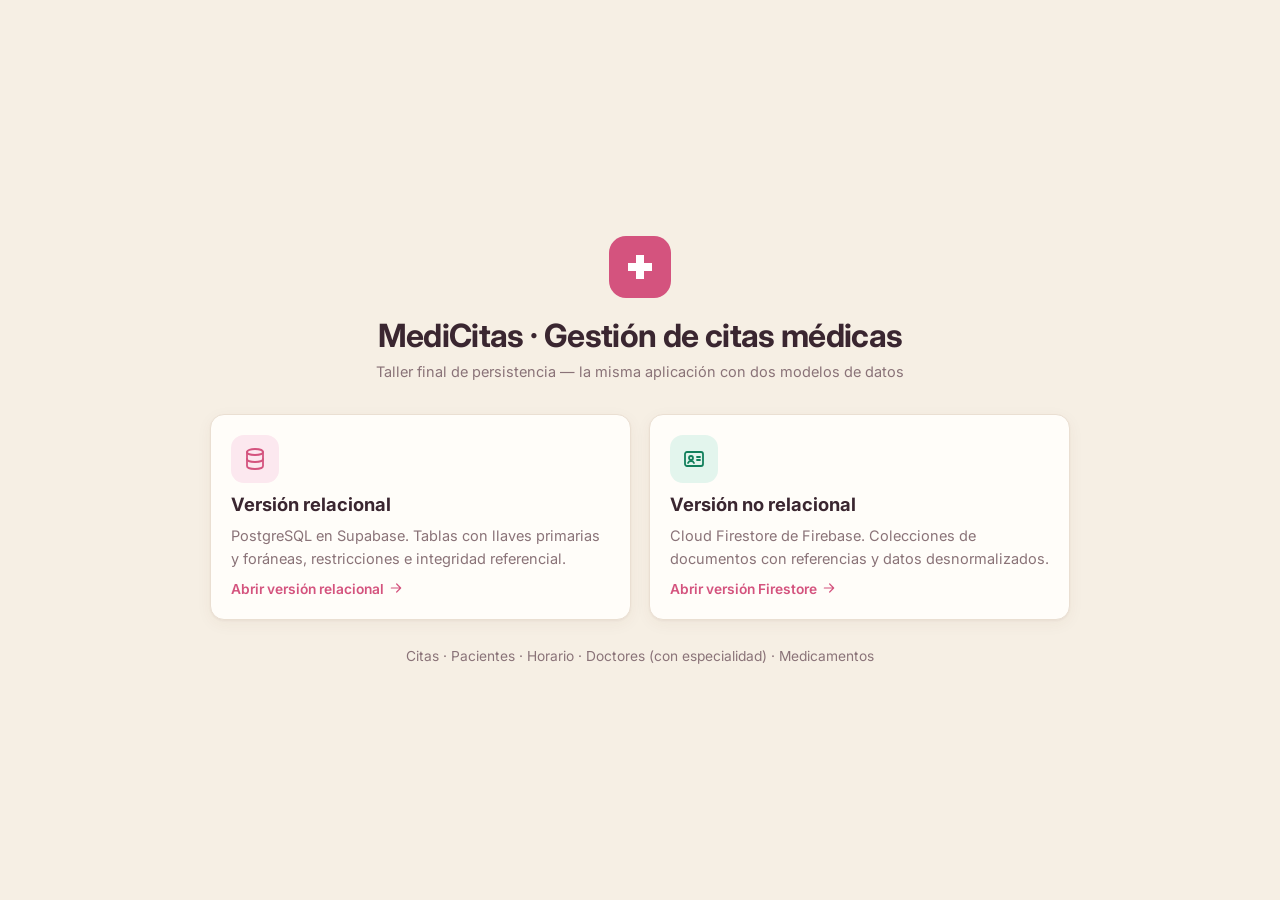
<file: index.html>
<!doctype html>
<html lang="es">
<head>
  <meta charset="utf-8">
  <meta name="viewport" content="width=device-width, initial-scale=1">
  <title>MediCitas · Gestión de citas médicas</title>
  <link rel="preconnect" href="https://fonts.googleapis.com"><link rel="stylesheet" href="https://fonts.googleapis.com/css2?family=Inter:wght@400;500;600;700&display=swap">
  <link rel="stylesheet" href="/comun/styles.css">
</head>
<body>
  <div class="portada"><div class="portada-caja">
    <div class="marca-logo" data-ico="cruz"></div>
    <h1>MediCitas · Gestión de citas médicas</h1>
    <p class="sub">Taller final de persistencia — la misma aplicación con dos modelos de datos</p>
    <div class="versiones">
      <a class="panel version" href="/relacional/">
        <div class="titulo-icono" data-ico="baseDatos"></div>
        <h2>Versión relacional</h2>
        <p>PostgreSQL en Supabase. Tablas con llaves primarias y foráneas, restricciones e integridad referencial.</p>
        <span class="enlace">Abrir versión relacional <span data-ico="flecha"></span></span>
      </a>
      <a class="panel version" href="/firestore/">
        <div class="titulo-icono verde" data-ico="documento"></div>
        <h2>Versión no relacional</h2>
        <p>Cloud Firestore de Firebase. Colecciones de documentos con referencias y datos desnormalizados.</p>
        <span class="enlace">Abrir versión Firestore <span data-ico="flecha"></span></span>
      </a>
    </div>
    <p class="pie">Citas · Pacientes · Horario · Doctores (con especialidad) · Medicamentos</p>
  </div></div>
  <script type="module">
    import { icono } from '/comun/iconos.js';
    document.querySelectorAll('[data-ico]').forEach(e => { e.innerHTML = icono(e.dataset.ico); });
  </script>
</body>
</html>
</file>
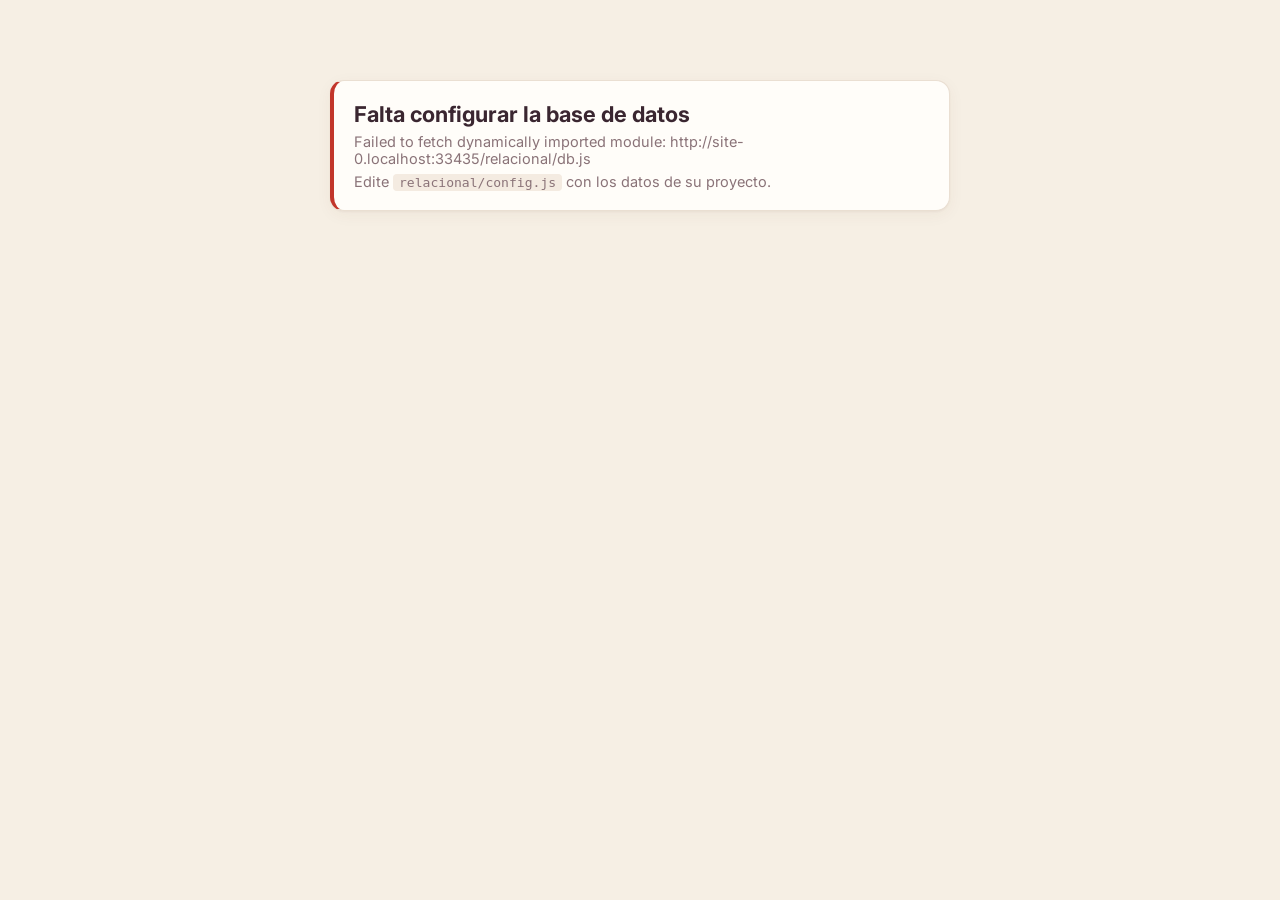
<file: relacional/index.html>
<!doctype html>
<html lang="es">
<head>
  <meta charset="utf-8">
  <meta name="viewport" content="width=device-width, initial-scale=1">
  <title>Citas médicas · Relacional</title>
  <link rel="preconnect" href="https://fonts.googleapis.com"><link rel="stylesheet" href="https://fonts.googleapis.com/css2?family=Inter:wght@400;500;600;700&display=swap">
  <link rel="stylesheet" href="/comun/styles.css">
</head>
<body>
  <div id="app"><p class="cargando">Conectando con la base de datos…</p></div>
  <script type="module">
    try {
      const { db } = await import('/relacional/db.js');
      const { iniciarApp } = await import('/comun/app.js');
      iniciarApp(db, { version: 'Relacional', motor: 'PostgreSQL (Supabase)', otra: '/firestore/', otraNombre: 'Firestore' });
    } catch (e) {
      document.getElementById('app').innerHTML =
        '<div class="panel error-config"><div><h2>Falta configurar la base de datos</h2><p>' + e.message +
        '</p><p>Edite <code>relacional/config.js</code> con los datos de su proyecto.</p></div></div>';
    }
  </script>
</body>
</html>
</file>
<file: comun/styles.css>
:root {
  --fondo: #f6efe4; --panel: #fffdf9; --texto: #3a2630; --suave: #8a7378; --borde: #eadfd2; --linea: #f2e9de;
  --azul: #d4537e; --azul-osc: #a93a62; --azul-claro: #fce8ef;
  --verde: #12805c; --verde-claro: #e3f5ed; --rojo: #c2362b; --rojo-claro: #fdecea;
  --ambar: #b26b00; --ambar-claro: #fff4e0; --morado: #6247c7; --morado-claro: #efebfd;
  --radio: 14px; --sombra: 0 1px 2px rgba(90, 50, 40, .05), 0 4px 16px rgba(90, 50, 40, .05);
}
* { box-sizing: border-box; }
body { margin: 0; font-family: "Inter", system-ui, -apple-system, "Segoe UI", Roboto, sans-serif; background: var(--fondo); color: var(--texto); font-size: 14.5px; -webkit-font-smoothing: antialiased; }
h1, h2, p { margin: 0; }
button { font: inherit; color: inherit; }
code { background: #f4ebe1; padding: 1px 6px; border-radius: 4px; font-size: .9em; }
.ico { width: 20px; height: 20px; flex-shrink: 0; }
.cargando { text-align: center; color: var(--suave); padding: 80px 0; }

/* ---------- Estructura ---------- */
.layout { display: grid; grid-template-columns: 252px minmax(0, 1fr); min-height: 100vh; }
.sidebar { background: var(--panel); border-right: 1px solid var(--borde); padding: 22px 16px; display: flex; flex-direction: column; position: sticky; top: 0; height: 100vh; }
.marca { display: flex; align-items: center; gap: 12px; padding: 0 8px 22px; border-bottom: 1px solid var(--linea); margin-bottom: 16px; }
.marca-logo { width: 42px; height: 42px; border-radius: 12px; background: var(--azul); color: #fff; display: grid; place-items: center; }
.marca-logo .ico { width: 22px; height: 22px; fill: #fff; stroke: none; }
.marca strong { display: block; font-size: 1.08rem; letter-spacing: -.01em; }
.marca span { font-size: .8rem; color: var(--suave); }
.menu { display: flex; flex-direction: column; gap: 3px; }
.menu button { display: flex; align-items: center; gap: 12px; width: 100%; padding: 10px 12px; border: 0; background: none; border-radius: 10px; cursor: pointer; color: #6b525a; text-align: left; position: relative; }
.menu button:hover { background: #fbf3ec; color: var(--texto); }
.menu button.activo { background: var(--azul-claro); color: var(--azul-osc); font-weight: 600; }
.menu button.activo::before { content: ""; position: absolute; left: -16px; top: 8px; bottom: 8px; width: 3px; border-radius: 0 3px 3px 0; background: var(--azul); }
.menu button span { flex: 1; }
.menu em { font-style: normal; font-size: .76rem; background: #f4ebe1; color: var(--suave); padding: 1px 8px; border-radius: 999px; font-weight: 500; }
.menu button.activo em { background: #fff; color: var(--azul-osc); }
.sidebar-pie { margin-top: auto; display: flex; flex-direction: column; gap: 8px; }
.bd { display: flex; gap: 10px; align-items: flex-start; background: #faf4ec; border: 1px solid var(--linea); border-radius: 12px; padding: 12px; color: var(--azul); }
.bd small { display: block; color: var(--suave); font-size: .72rem; text-transform: uppercase; letter-spacing: .05em; }
.bd strong { display: block; color: var(--texto); font-size: .9rem; }
.bd span { font-size: .78rem; color: var(--suave); }
.cambiar { display: flex; align-items: center; gap: 8px; justify-content: center; font-size: .84rem; color: var(--azul); text-decoration: none; padding: 9px; border-radius: 10px; border: 1px dashed #f0c3d3; }
.cambiar:hover { background: var(--azul-claro); }
.cambiar .ico { width: 17px; height: 17px; }

.contenido { padding: 30px 36px 48px; max-width: 1240px; width: 100%; }
.encabezado { display: flex; justify-content: space-between; align-items: center; gap: 16px; margin-bottom: 24px; flex-wrap: wrap; }
.titulo { display: flex; align-items: center; gap: 14px; }
.titulo-icono { width: 48px; height: 48px; border-radius: 13px; background: var(--azul-claro); color: var(--azul); display: grid; place-items: center; }
.titulo-icono .ico { width: 24px; height: 24px; }
.titulo-icono.pequeno { width: 40px; height: 40px; border-radius: 11px; }
.titulo-icono.pequeno .ico { width: 20px; height: 20px; }
.titulo h1 { font-size: 1.5rem; letter-spacing: -.02em; }
.titulo p { color: var(--suave); margin-top: 3px; }

/* ---------- Botones ---------- */
.btn { display: inline-flex; align-items: center; gap: 8px; border: 1px solid transparent; border-radius: 10px; padding: 10px 16px; font-weight: 600; cursor: pointer; text-decoration: none; white-space: nowrap; }
.btn .ico { width: 18px; height: 18px; }
.btn.primario { background: var(--azul); color: #fff; box-shadow: 0 1px 2px rgba(212, 83, 126, .3); }
.btn.primario:hover { background: var(--azul-osc); }
.btn.secundario { background: #fff; border-color: var(--borde); color: var(--texto); }
.btn.secundario:hover { background: #faf4ec; }
.btn:disabled { opacity: .6; cursor: wait; }
.icono-btn { width: 34px; height: 34px; display: inline-grid; place-items: center; border: 1px solid transparent; background: none; border-radius: 9px; cursor: pointer; color: var(--suave); }
.icono-btn .ico { width: 18px; height: 18px; }
.icono-btn:hover { background: #fbeef2; color: var(--azul); }
.icono-btn.peligro:hover { background: var(--rojo-claro); color: var(--rojo); }
.icono-btn.ok { color: var(--azul); }
.icono-btn.ok:hover { background: var(--azul-claro); }
.enlace { display: inline-flex; align-items: center; gap: 4px; background: none; border: 0; color: var(--azul); font-weight: 600; font-size: .86rem; cursor: pointer; }
.enlace .ico { width: 16px; height: 16px; }

/* ---------- Paneles ---------- */
.panel { background: var(--panel); border: 1px solid var(--borde); border-radius: var(--radio); box-shadow: var(--sombra); padding: 20px; }
.panel-cabeza { display: flex; justify-content: space-between; align-items: center; margin-bottom: 12px; }
.panel-cabeza h2 { font-size: 1rem; }
.bienvenida { display: flex; align-items: center; gap: 14px; margin-bottom: 20px; background: linear-gradient(0deg, var(--azul-claro), var(--azul-claro)); border-color: #f5cddb; }
.bienvenida > .ico { color: var(--azul); width: 26px; height: 26px; }
.bienvenida div { flex: 1; }
.bienvenida p { color: var(--suave); margin-top: 2px; }

.stats { display: grid; grid-template-columns: repeat(4, 1fr); gap: 16px; margin-bottom: 20px; }
.stat { display: flex; align-items: center; gap: 14px; background: var(--panel); border: 1px solid var(--borde); border-radius: var(--radio); padding: 18px; box-shadow: var(--sombra); cursor: pointer; text-align: left; transition: .15s; }
.stat:hover { border-color: #f0c3d3; transform: translateY(-1px); }
.stat-icono { width: 46px; height: 46px; border-radius: 12px; display: grid; place-items: center; }
.stat b { display: block; font-size: 1.6rem; line-height: 1.1; letter-spacing: -.02em; }
.stat span { color: var(--suave); font-size: .86rem; }
.stat.azul .stat-icono { background: var(--azul-claro); color: var(--azul); }
.stat.verde .stat-icono { background: var(--verde-claro); color: var(--verde); }
.stat.morado .stat-icono { background: var(--morado-claro); color: var(--morado); }
.stat.ambar .stat-icono { background: var(--ambar-claro); color: var(--ambar); }
.inicio-grid { display: grid; grid-template-columns: 1.6fr 1fr; gap: 16px; align-items: start; }

.lista { list-style: none; margin: 0; padding: 0; }
.lista li { display: flex; align-items: center; gap: 14px; padding: 12px 4px; border-top: 1px solid var(--linea); }
.lista li:first-child { border-top: 0; }
.lista-info { flex: 1; min-width: 0; }
.lista-info strong { display: block; }
.lista-info small { color: var(--suave); }
.hora { display: inline-flex; align-items: center; gap: 6px; font-weight: 600; color: var(--azul-osc); background: var(--azul-claro); padding: 5px 10px; border-radius: 8px; font-size: .86rem; }
.hora .ico { width: 15px; height: 15px; }

/* ---------- Tabla ---------- */
.tabla-panel { padding: 0; overflow: hidden; }
.barra { display: flex; align-items: center; gap: 12px; padding: 16px 20px; border-bottom: 1px solid var(--linea); flex-wrap: wrap; }
.buscador { display: flex; align-items: center; gap: 8px; border: 1px solid var(--borde); border-radius: 10px; padding: 0 12px; background: #fdf9f3; flex: 1; max-width: 340px; color: var(--suave); }
.buscador:focus-within { border-color: var(--azul); box-shadow: 0 0 0 3px var(--azul-claro); }
.buscador .ico { width: 18px; height: 18px; }
.buscador input { border: 0; background: none; padding: 10px 0; outline: none; width: 100%; font: inherit; color: var(--texto); }
.segmentos { display: flex; background: #f4ebe1; border-radius: 10px; padding: 3px; }
.segmentos button { border: 0; background: none; padding: 6px 12px; border-radius: 8px; cursor: pointer; color: var(--suave); font-size: .86rem; }
.segmentos button.activo { background: #fff; color: var(--texto); font-weight: 600; box-shadow: 0 1px 2px rgba(0, 0, 0, .08); }
.conteo { margin-left: auto; color: var(--suave); font-size: .84rem; }
.tabla-wrap { overflow-x: auto; }
table { width: 100%; border-collapse: collapse; }
th { text-align: left; color: var(--suave); font-weight: 600; font-size: .74rem; text-transform: uppercase; letter-spacing: .05em; padding: 11px 20px; background: #faf4ec; border-bottom: 1px solid var(--linea); white-space: nowrap; }
td { padding: 13px 20px; border-bottom: 1px solid var(--linea); vertical-align: middle; }
tbody tr:hover td { background: #fdf7f1; }
tbody tr:last-child td { border-bottom: 0; }
tr.sel td { background: #fff6ea; }
.th-acc, td.acc { text-align: right; white-space: nowrap; }
small.bloque, .persona small { display: block; color: var(--suave); font-size: .8rem; margin-top: 1px; }
.texto-suave { color: var(--suave); }
.persona { display: flex; align-items: center; gap: 11px; }
.persona strong { white-space: nowrap; }
.avatar { width: 36px; height: 36px; border-radius: 50%; display: grid; place-items: center; font-weight: 700; font-size: .8rem; flex-shrink: 0; }
.avatar.t0 { background: #fce4ec; color: #b23a65; } .avatar.t1 { background: #e1f4ec; color: #0f7353; }
.avatar.t2 { background: #efebfd; color: #5a3fc0; } .avatar.t3 { background: #fdf0e1; color: #a35f00; }
.avatar.t4 { background: #f3e6dc; color: #8c5a3c; }
.avatar.pastilla, .avatar.suave { background: var(--azul-claro); color: var(--azul); border-radius: 11px; }
.avatar .ico { width: 18px; height: 18px; }
.cuando { display: flex; align-items: center; gap: 12px; }
.cuando strong { display: block; }
.cuando small { color: var(--suave); }
.fecha-bloque { width: 44px; text-align: center; border: 1px solid var(--borde); border-radius: 10px; overflow: hidden; flex-shrink: 0; background: #fff; }
.fecha-bloque b { display: block; font-size: 1.05rem; padding-top: 4px; }
.fecha-bloque span { display: block; font-size: .66rem; text-transform: uppercase; letter-spacing: .06em; color: #fff; background: var(--azul); padding: 2px 0; margin-top: 3px; }
.chip { display: inline-flex; align-items: center; gap: 6px; background: var(--azul-claro); color: var(--azul-osc); padding: 4px 10px; border-radius: 999px; font-size: .82rem; font-weight: 500; white-space: nowrap; }
.chip .ico { width: 15px; height: 15px; }
.chip.gris { background: #f4ebe1; color: #6b525a; }
.mini { display: inline-block; background: #f4ebe1; color: #6b525a; font-size: .76rem; padding: 2px 8px; border-radius: 6px; margin: 0 4px 2px 0; }
.dia { font-weight: 600; }
.franja { display: inline-flex; align-items: center; gap: 6px; }
.franja .ico { width: 16px; height: 16px; color: var(--suave); }
.numero { font-weight: 600; }
.estado { display: inline-flex; align-items: center; gap: 6px; padding: 4px 10px 4px 8px; border-radius: 999px; font-size: .8rem; font-weight: 600; white-space: nowrap; }
.estado .ico { width: 15px; height: 15px; }
.estado.programada { background: var(--azul-claro); color: var(--azul-osc); }
.estado.atendida { background: var(--verde-claro); color: var(--verde); }
.estado.cancelada { background: var(--rojo-claro); color: var(--rojo); }
.vacio { display: flex; flex-direction: column; align-items: center; gap: 10px; padding: 36px 20px; color: var(--suave); text-align: center; }
.vacio > .ico { width: 34px; height: 34px; color: #d9b9c3; }

/* ---------- Panel lateral (formulario) ---------- */
.overlay { position: fixed; inset: 0; background: rgba(60, 30, 40, .3); backdrop-filter: blur(2px); z-index: 20; animation: aparecer .2s; }
.drawer { position: fixed; top: 0; right: 0; bottom: 0; width: min(480px, 100vw); background: #fff; z-index: 21; display: flex; flex-direction: column; box-shadow: -10px 0 40px rgba(60, 30, 40, .15); animation: deslizar .25s ease-out; }
.drawer > header { display: flex; align-items: center; gap: 12px; padding: 20px 24px; border-bottom: 1px solid var(--linea); }
.drawer > header div:nth-child(2) { flex: 1; }
.drawer h2 { font-size: 1.12rem; }
.drawer header p { color: var(--suave); font-size: .82rem; margin-top: 2px; }
.drawer i { color: var(--rojo); font-style: normal; }
.drawer form { flex: 1; display: flex; flex-direction: column; min-height: 0; }
.campos { flex: 1; overflow-y: auto; padding: 22px 24px; display: grid; grid-template-columns: 1fr 1fr; gap: 16px 14px; align-content: start; }
.campo { grid-column: span 2; }
.campo.medio { grid-column: span 1; }
.campo > span { display: block; font-size: .84rem; font-weight: 600; margin-bottom: 6px; color: #5a3f48; }
input, select, textarea { width: 100%; padding: 10px 12px; border: 1px solid #e6d8c9; border-radius: 10px; font: inherit; background: #fff; color: var(--texto); transition: .15s; }
input:focus, select:focus, textarea:focus { outline: none; border-color: var(--azul); box-shadow: 0 0 0 3px var(--azul-claro); }
textarea { resize: vertical; }
.ayuda { display: flex; align-items: flex-start; gap: 6px; margin-top: 7px; font-size: .82rem; color: var(--azul-osc); }
.ayuda:empty { display: none; }
.ayuda .ico { width: 16px; height: 16px; }
.drawer footer { display: flex; justify-content: flex-end; gap: 10px; padding: 16px 24px; border-top: 1px solid var(--linea); background: #fdf9f3; }
@keyframes deslizar { from { transform: translateX(40px); opacity: 0; } }
@keyframes aparecer { from { opacity: 0; } }

/* ---------- Avisos ---------- */
#toast { position: fixed; bottom: 24px; left: 50%; transform: translate(-50%, 16px); opacity: 0; display: flex; align-items: center; gap: 10px; background: var(--texto); color: #fff; padding: 12px 18px; border-radius: 12px; transition: .25s; pointer-events: none; max-width: 90vw; z-index: 30; box-shadow: 0 8px 24px rgba(0, 0, 0, .18); font-weight: 500; }
#toast.visible { opacity: 1; transform: translate(-50%, 0); }
#toast.ok { background: var(--azul); }
#toast.error { background: var(--rojo); }
.error-config { max-width: 620px; margin: 80px auto; display: flex; gap: 14px; border-left: 4px solid var(--rojo); }
.error-config > .ico { color: var(--rojo); width: 26px; height: 26px; }
.error-config p { color: var(--suave); margin-top: 6px; }

/* ---------- Portada ---------- */
.portada { min-height: 100vh; display: grid; place-items: center; padding: 40px 20px; }
.portada-caja { max-width: 860px; width: 100%; text-align: center; }
.portada .marca-logo { width: 62px; height: 62px; border-radius: 17px; margin: 0 auto 18px; }
.portada .marca-logo .ico { width: 32px; height: 32px; }
.portada h1 { font-size: 2rem; letter-spacing: -.02em; }
.portada .sub { color: var(--suave); margin: 8px 0 34px; }
.versiones { display: grid; grid-template-columns: 1fr 1fr; gap: 18px; text-align: left; }
.version { display: flex; flex-direction: column; gap: 10px; text-decoration: none; color: inherit; transition: .2s; }
.version:hover { border-color: var(--azul); transform: translateY(-2px); }
.version .titulo-icono.verde { background: var(--verde-claro); color: var(--verde); }
.version h2 { font-size: 1.15rem; }
.version p { color: var(--suave); line-height: 1.55; flex: 1; }
.version .enlace { padding: 0; }
.pie { color: var(--suave); font-size: .86rem; margin-top: 28px; }

/* ---------- Responsive ---------- */
@media (max-width: 1100px) { .stats { grid-template-columns: repeat(2, 1fr); } .inicio-grid { grid-template-columns: 1fr; } }
@media (max-width: 820px) {
  .layout { grid-template-columns: minmax(0, 1fr); }
  .stats { grid-template-columns: repeat(2, minmax(0, 1fr)); gap: 10px; }
  .stat { padding: 12px; gap: 10px; }
  .stat-icono { width: 38px; height: 38px; }
  .encabezado .btn { width: 100%; justify-content: center; }
  .sidebar { position: static; height: auto; padding: 14px; }
  .marca { padding-bottom: 12px; margin-bottom: 10px; }
  .menu { flex-direction: row; overflow-x: auto; }
  .menu button { width: auto; white-space: nowrap; }
  .menu button.activo::before, .sidebar-pie { display: none; }
  .contenido { padding: 20px 16px 40px; }
  .versiones { grid-template-columns: 1fr; }
}
</file>
